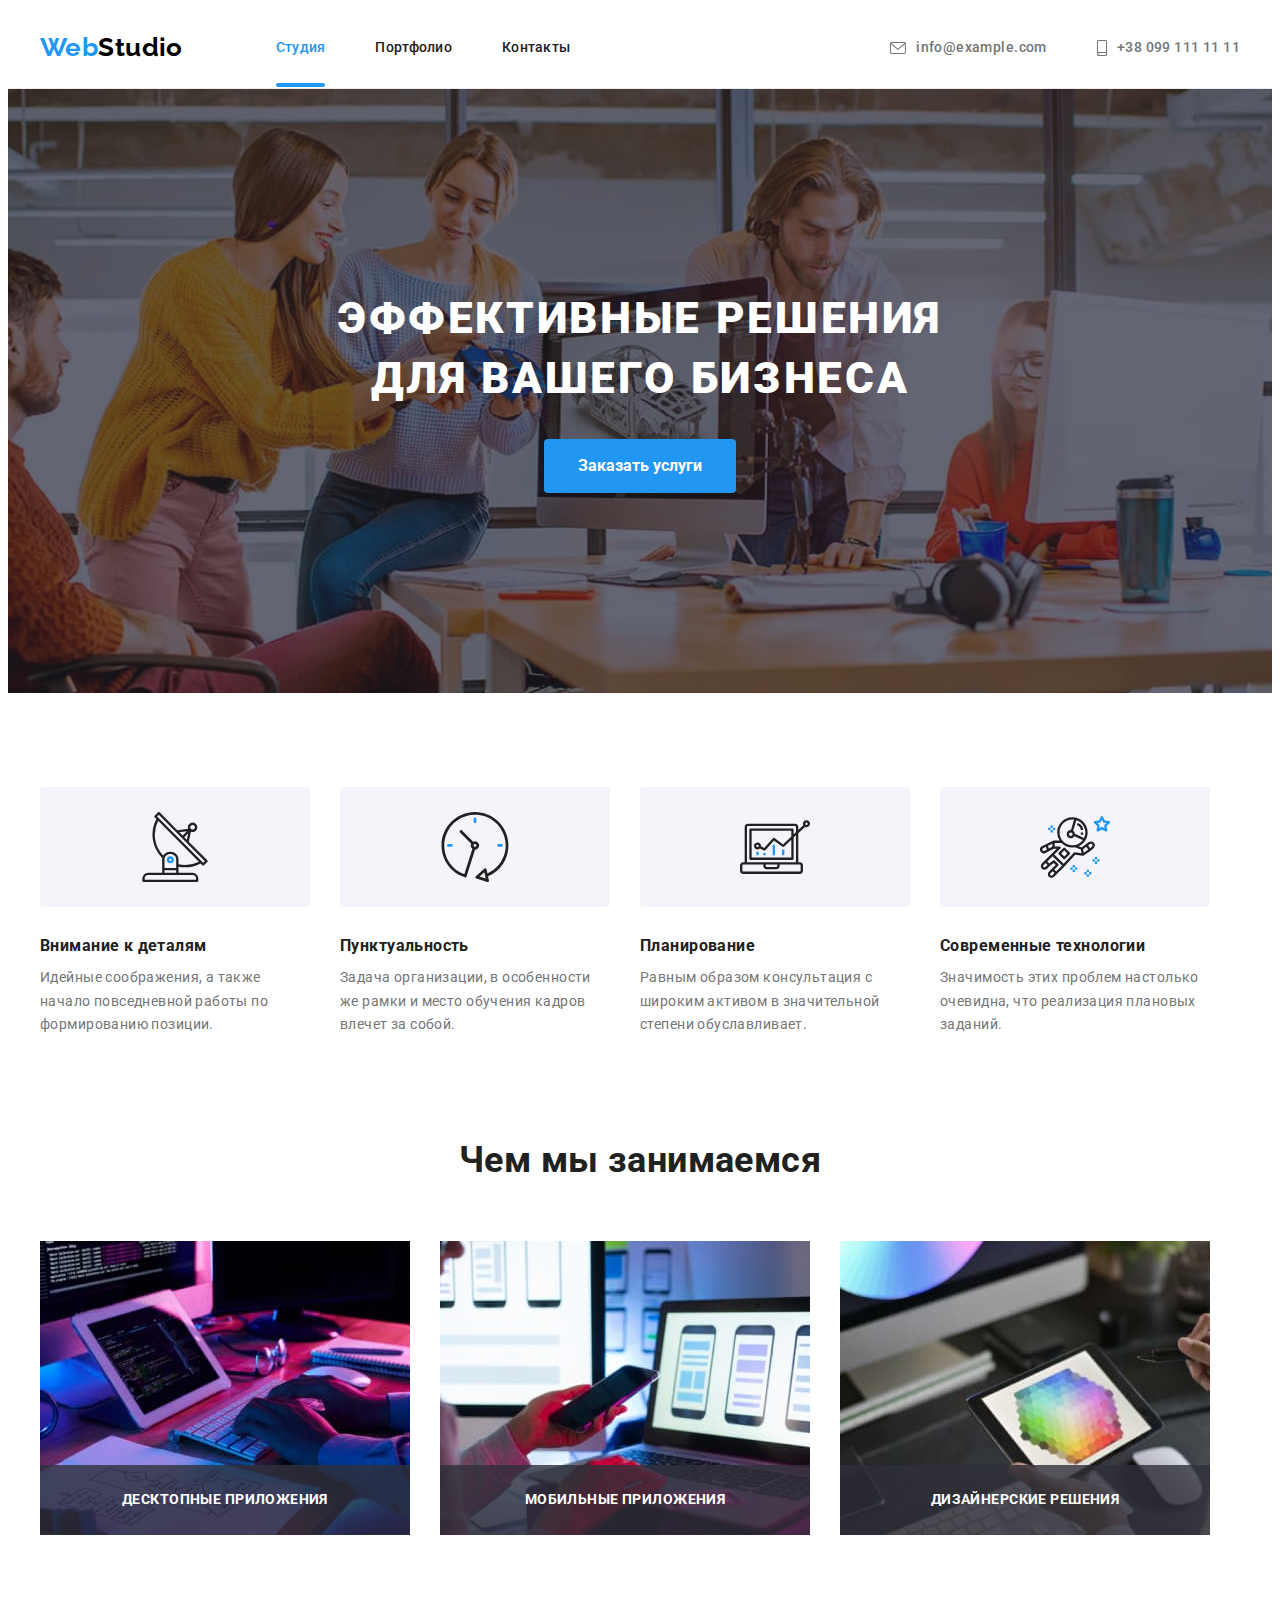
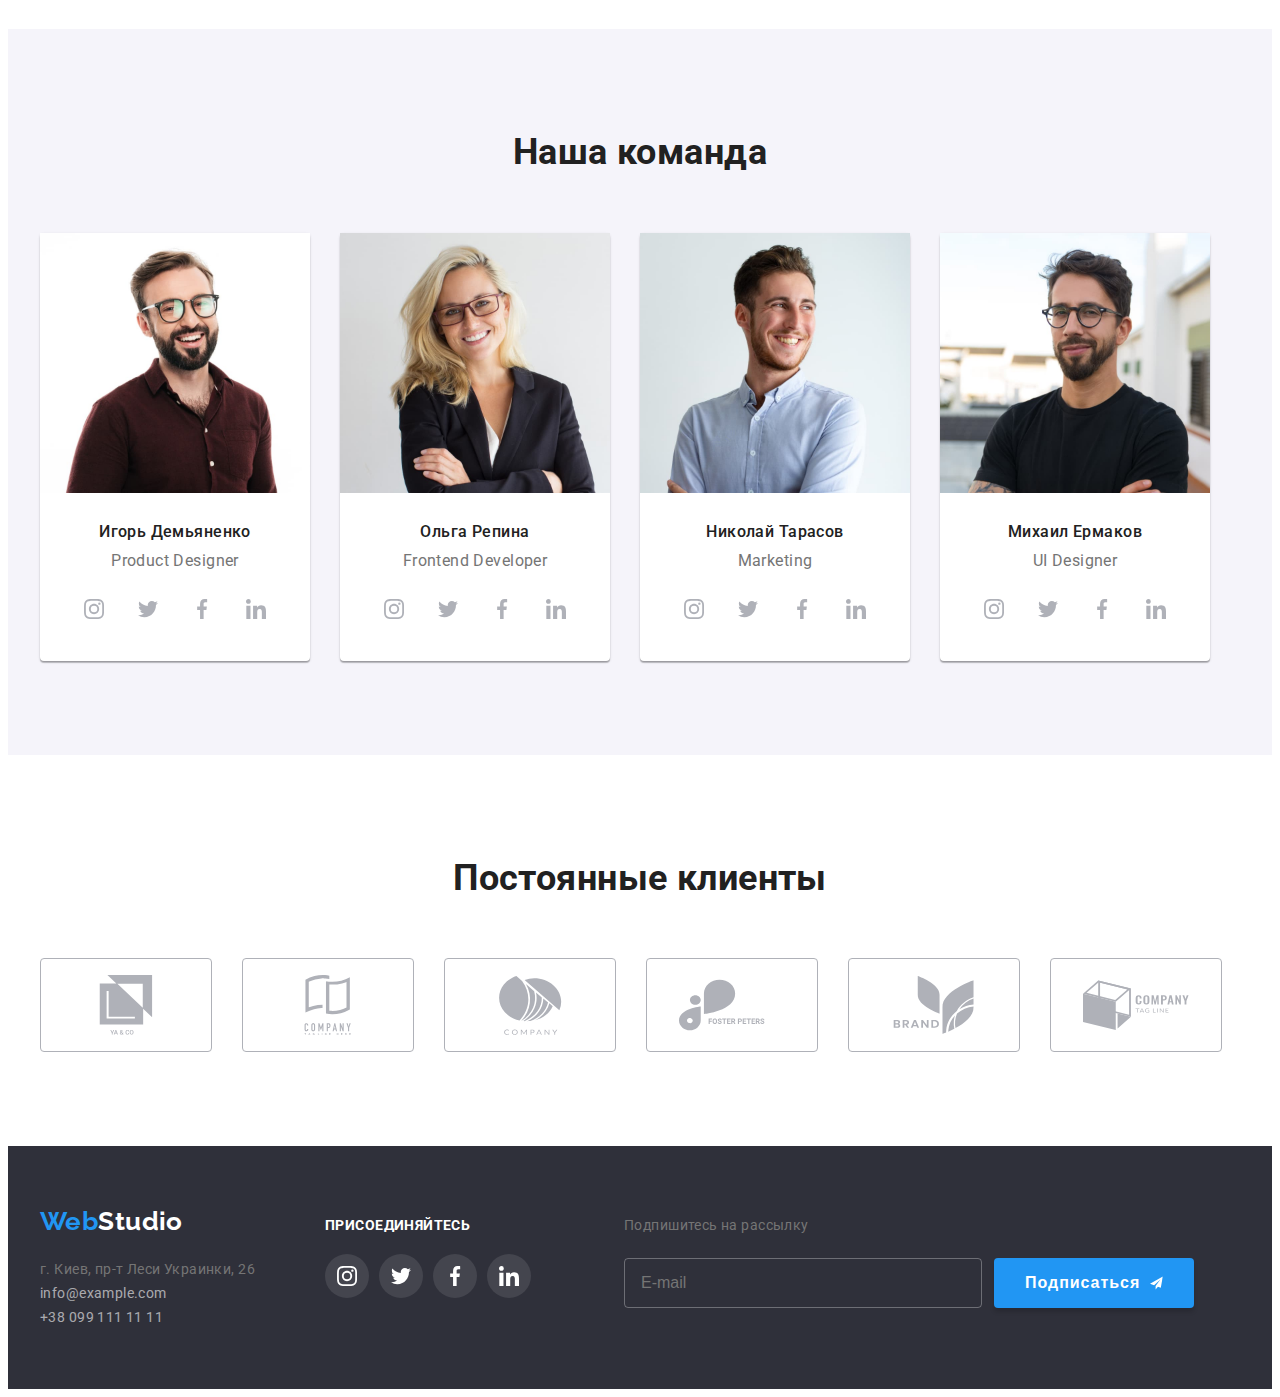
<file: index.html>
<!DOCTYPE html>
<html lang="en">

<head>
    <meta charset="UTF-8">
    <meta http-equiv="X-UA-Compatible" content="IE=edge">
    <meta name="viewport" content="width=device-width, initial-scale=1.0">
    <title>Главная</title>
    <link rel="stylesheet" href="https://cdnjs.cloudflare.com/ajax/libs/modern-normalize/1.1.0/modern-normalize.min.css"
        integrity="sha512-wpPYUAdjBVSE4KJnH1VR1HeZfpl1ub8YT/NKx4PuQ5NmX2tKuGu6U/JRp5y+Y8XG2tV+wKQpNHVUX03MfMFn9Q=="
        crossorigin="anonymous" referrerpolicy="no-referrer" />
    <link rel="preconnect" href="https://fonts.gstatic.com">
    <link
        href="https://fonts.googleapis.com/css2?family=Raleway:wght@700&family=Roboto:wght@400;500;700;900&display=swap"
        rel="stylesheet">
    <link rel="stylesheet" href="./css/main.min.css">
</head>

<body>
    <!-- Header -->
    <header class="page-header">
        <div class="page-header__container container">
            <a href="./index.html" class="logo"><span class="logo--accent-color">Web</span>Studio</a>
            <nav>
                <ul class="site-nav list">
                    <li class="site-nav__item"><a href="./index.html" class="site-nav__link link site-nav__link--curent">Студия</a></li>
                    <li class="site-nav__item"><a href="./portfolio.html" class="site-nav__link link">Портфолио</a></li>
                    <li class="site-nav__item"><a href="" class="site-nav__link link">Контакты</a></li>
                </ul>
            </nav>
            <ul class="contacts list">
                <li class="contacts__item">
                    <a href="mailto:info@devstudio.com" class="contacts__link link">
                        <svg class="contacts__icon" width="16" height="12">
                            <use href="./images/icons.svg#icon-envelope"></use>
                        </svg>
                        info@example.com</a>
                </li>
                <li class="contacts__item">
                    <a href="tel:+380961111111" class="contacts__link link">
                        <svg class="contacts__icon" width="10" height="16">
                            <use href="./images/icons.svg#icon-smartphone"></use>
                        </svg>
                        +38 099 111 11 11</a>
                </li>
            </ul>
        </div>
    </header>
    <!-- Main Section -->
    <main>
        <!-- Hero -->
        <section class="hero">
            <h1 class="hero__title">Эффективные решения для вашего бизнеса</h1>
            <button data-modal-open type="button" class="button">Заказать услуги</button>
        </section>
        <!-- Features -->
        <section class="feuteres">
            <div class="container">
                <h2 class="visually-hidden">Преймущества компании</h2>
                <ul class="list feuteres__list">
                    <li class="feuteres__item">
                        <div class="feuteres__image-thumb">
                            <svg class="feuteres__image" width="70" height="70">
                                <use href="./images/icons.svg#icon-antenna"></use>
                            </svg>
                        </div>
                        <h3 class="feuteres__title"> Внимание к деталям</h3>
                        <p class="feuteres__text">Идейные соображения, а также начало повседневной работы по формированию
                            позиции.</p>
                    </li>
                    <li class="feuteres__item">
                        <div class="feuteres__image-thumb">
                            <svg class="feuteres__image" width="70" height="70">
                                <use href="./images/icons.svg#icon-clock"></use>
                            </svg>
                        </div>
                        <h3 class="feuteres__title">Пунктуальность</h3>
                        <p class="feuteres__text">Задача организации, в особенности же рамки и место обучения кадров
                            влечет за собой.</p>
                    </li>
                    <li class="feuteres__item">
                        <div class="feuteres__image-thumb">
                            <svg class="feuteres__image" width="70" height="70">
                                <use href="./images/icons.svg#icon-diagram"></use>
                            </svg>
                        </div>
                        <h3 class="feuteres__title">Планирование</h3>
                        <p class="feuteres__text">Равным образом консультация с широким активом в значительной степени
                            обуславливает.</p>
                    </li>
                    <li class="feuteres__item">
                        <div class="feuteres__image-thumb">
                            <svg class="feuteres__image" width="70" height="70">
                                <use href="./images/icons.svg#icon-astronaut"></use>
                            </svg>
                        </div>
                        <h3 class="feuteres__title ">Современные технологии</h3>
                        <p class="feuteres__text">Значимость этих проблем настолько очевидна, что реализация плановых
                            заданий.</p>
                    </li>
                </ul>
            </div>
        </section>
        <!-- What are we doing -->
        <section class="works">
            <div class="container">
                <h2 class="works__title">Чем мы занимаемся</h2>
                <ul class="list works__list">
                    <li class="works__item"><img class="photo" src="./images/box1.jpg" width="370"
                            alt="Набор кода на клавиатуре">
                        <div class="works__overlay">
                            <p class="works__text">Десктопные приложения</p>
                        </div>
                    </li>
                    <li class="works__item"><img class="photo" src="./images/box2.jpg" width="370"
                            alt="Смартфон в руке, на фоне ноутбука, с открытым сайтом смартфонов">
                        <div class="works__overlay">
                            <p class="works__text">Мобильные приложения</p>
                        </div>
                    </li>
                    <li class="works__item"><img class="photo" src="./images/box3.jpg" width="370"
                            alt="Дизайнер с палитрой цветов">
                        <div class="works__overlay">
                            <p class="works__text">Дизайнерские решения</p>
                        </div>
                    </li>
                </ul>
            </div>
        </section>
        <!-- Team -->
        <section class="team">
            <div class="container">
                <h2 class="team__title">Наша команда</h2>
                <ul class="list worker-list">
                    <li class="worker-list__item">
                        <img class="photo" src="./images/igor.jpg" width="270"
                            alt="Парень с бородой, в очках и бордовой рубашке">
                        <div class="worker-list__info">
                            <h3 class="worker-list__name">Игорь Демьяненко</h3>
                            <p class="worker-list__profecion">Product Designer</p>
                            <ul class="social-list list">
                                <li class="social-list__thumb">
                                    <a class="social-list__link" href="">
                                        <svg class="social-list__icon" width="20" height="20">
                                            <use href="./images/icons.svg#icon-instagram"></use>
                                        </svg></a>
                                </li>
                                <li class="social-list__thumb">
                                    <a class="social-list__link" href="">
                                        <svg class="social-list__icon" width="20" height="20">
                                            <use href="./images/icons.svg#icon-twitter"></use>
                                        </svg></a>
                                </li>
                                <li class="social-list__thumb">
                                    <a class="social-list__link" href="">
                                        <svg class="social-list__icon" width="20" height="20">
                                            <use href="./images/icons.svg#icon-facebook"></use>
                                        </svg></a>
                                </li>
                                <li class="social-list__thumb">
                                    <a class="social-list__link" href="">
                                        <svg class="social-list__icon" width="20" height="20">
                                            <use href="./images/icons.svg#icon-linkedin"></use>
                                        </svg></a>
                                </li>
                            </ul>
                        </div>
                    </li>
                    <li class="worker-list__item">
                        <img class="photo" src="./images/olga.jpg" width="270"
                            alt="Девушка, блондинка, в черном пиджаке">
                        <div class="worker-list__info">
                            <h3 class="worker-list__name">Ольга Репина</h3>
                            <p class="worker-list__profecion">Frontend Developer</p>
                            <ul class="social-list list">
                                <li class="social-list__thumb">
                                    <a class="social-list__link" href="">
                                        <svg class="social-list__icon" width="20" height="20">
                                            <use href="./images/icons.svg#icon-instagram"></use>
                                        </svg></a>
                                </li>
                                <li class="social-list__thumb">
                                    <a class="social-list__link" href="">
                                        <svg class="social-list__icon" width="20" height="20">
                                            <use href="./images/icons.svg#icon-twitter"></use>
                                        </svg></a>
                                </li>
                                <li class="social-list__thumb">
                                    <a class="social-list__link" href="">
                                        <svg class="social-list__icon" width="20" height="20">
                                            <use href="./images/icons.svg#icon-facebook"></use>
                                        </svg></a>
                                </li>
                                <li class="social-list__thumb">
                                    <a class="social-list__link" href="">
                                        <svg class="social-list__icon" width="20" height="20">
                                            <use href="./images/icons.svg#icon-linkedin"></use>
                                        </svg></a>
                                </li>
                            </ul>
                        </div>
                    </li>
                    <li class="worker-list__item">
                        <img class="photo" src="./images/nik.jpg" width="270" alt="Парень с щетиной, в рубашке">
                        <div class="worker-list__info">
                            <h3 class="worker-list__name">Николай Тарасов</h3>
                            <p class="worker-list__profecion">Marketing</p>
                            <ul class="social-list list">
                                <li class="social-list__thumb">
                                    <a class="social-list__link" href="">
                                        <svg class="social-list__icon" width="20" height="20">
                                            <use href="./images/icons.svg#icon-instagram"></use>
                                        </svg></a>
                                </li>
                                <li class="social-list__thumb">
                                    <a class="social-list__link" href="">
                                        <svg class="social-list__icon" width="20" height="20">
                                            <use href="./images/icons.svg#icon-twitter"></use>
                                        </svg></a>
                                </li>
                                <li class="social-list__thumb">
                                    <a class="social-list__link" href="">
                                        <svg class="social-list__icon" width="20" height="20">
                                            <use href="./images/icons.svg#icon-facebook"></use>
                                        </svg></a>
                                </li>
                                <li class="social-list__thumb">
                                    <a class="social-list__link" href="">
                                        <svg class="social-list__icon" width="20" height="20">
                                            <use href="./images/icons.svg#icon-linkedin"></use>
                                        </svg></a>
                                </li>
                            </ul>
                        </div>
                    </li>
                    <li class="worker-list__item">
                        <img class="photo" src="./images/max.jpg" width="270" alt="Парень с бородой в черной футболке">
                        <div class="worker-list__info">
                            <h3 class="worker-list__name">Михаил Ермаков</h3>
                            <p class="worker-list__profecion">UI Designer</p>
                            <ul class="social-list list">
                                <li class="social-list__thumb">
                                    <a class="social-list__link" href="">
                                        <svg class="social-list__icon" width="20" height="20">
                                            <use href="./images/icons.svg#icon-instagram"></use>
                                        </svg></a>
                                </li>
                                <li class="social-list__thumb">
                                    <a class="social-list__link" href="">
                                        <svg class="social-list__icon" width="20" height="20">
                                            <use href="./images/icons.svg#icon-twitter"></use>
                                        </svg></a>
                                </li>
                                <li class="social-list__thumb">
                                    <a class="social-list__link" href="">
                                        <svg class="social-list__icon" width="20" height="20">
                                            <use href="./images/icons.svg#icon-facebook"></use>
                                        </svg></a>
                                </li>
                                <li class="social-list__thumb">
                                    <a class="social-list__link" href="">
                                        <svg class="social-list__icon" width="20" height="20">
                                            <use href="./images/icons.svg#icon-linkedin"></use>
                                        </svg></a>
                                </li>
                            </ul>
                        </div>
                    </li>
                </ul>
            </div>
        </section>
        <!-- Clients -->
        <section class="section clients">
            <div class="container">
                <h2 class="clients__title">Постоянные клиенты</h2>
                <ul class="clients__list list">
                    <li class="clients__item">
                        <a href="" class="clients__icon">
                            <svg width="106" height="60">
                                <use href="./images/icons.svg#icon-group-1"></use>
                            </svg>
                        </a>
                    </li>
                    <li class="clients__item">
                        <a href="" class="clients__icon">
                            <svg width="106" height="60">
                                <use href="./images/icons.svg#icon-group-2"></use>
                            </svg>
                        </a>
                    </li>
                    <li class="clients__item">
                        <a href="" class="clients__icon">
                            <svg width="106" height="60">
                                <use href="./images/icons.svg#icon-group-3"></use>
                            </svg>
                        </a>
                    </li>
                    <li class="clients__item">
                        <a href="" class="clients__icon">
                            <svg width="106" height="60">
                                <use href="./images/icons.svg#icon-group-4"></use>
                            </svg>
                        </a>
                    </li>
                    <li class="clients__item">
                        <a href="" class="clients__icon">
                            <svg width="106" height="60">
                                <use href="./images/icons.svg#icon-group-5"></use>
                            </svg>
                        </a>
                    </li>
                    <li class="clients__item">
                        <a href="" class="clients__icon">
                            <svg width="106" height="60">
                                <use href="./images/icons.svg#icon-group-6"></use>
                            </svg>
                        </a>
                    </li>
                </ul>
            </div>
        </section>
        <div data-modal class="backdrop is-hidden">
            <div class="modal">
                <button class="modal__close" data-modal-close>
                    <svg width="11" height="11">
                        <use href="./images/icons.svg#icon-exit"></use>
                    </svg>
                </button>
                <div class="modal__container">
                    <h2 class="modal__title">Оставьте свои данные, мы вам перезвоним</h2>
                    <form>
                        <div class="form-thumb">
                            <label class="form-thumb__label" for="username">Имя</label>
                            <input class="form-thumb__input" type="text" name="username" id="username">
                            <svg class="form-thumb__icon" width="12" height="12">
                                <use href="./images/icons.svg#icon-name"></use>
                            </svg>
                        </div>
                        <div class="form-thumb">
                            <label class="form-thumb__label" for="tel">Телефон</label>
                            <input class="form-thumb__input" type="tel" name="tel" id="tel">
                            <svg class="form-thumb__icon" width="13" height="13">
                                <use href="./images/icons.svg#icon-tel"></use>
                            </svg>
                        </div>
                        <div class="form-thumb">
                            <label class="form-thumb__label" for="email">Почта</label>
                            <input class="form-thumb__input" type="email" name="email" id="email">
                            <svg class="form-thumb__icon" width="15" height="12">
                                <use href="./images/icons.svg#icon-mail"></use>
                            </svg>
                        </div>
                        <div class="form-thumb">
                            <label class="form-thumb__label" for="comment">Комментарий</label>
                            <textarea class="form-thumb__textarea" name="comment" id="comment" rows="6" placeholder="Введите текст" ></textarea>
                        </div>
                        <div class="checkbox">
                            <label class="checkbox__label" for="accept"><span class="checkbox__text">Соглашаюсь с рассылкой и принимаю</span><input class="checkbox__accept" type="checkbox" name="accept" id="accept">
                                <span class="checkbox__icon"></span>
                                <a class="checkbox__link" href="">Условия договора</a>
                            </label>
                        </div>
                        <button class="submit-button" type="submit">Отправить</button>
                    </form>
                </div>
            </div>
        </div>
    </main>
    <!-- Footer -->
    <footer class="footer">
        <div class="container footer__container">
            <div class="footer__address">
                <a href="" class="logo footer__logo"><span class="footer__logo--accent-color">Web</span>Studio</a>
                <address class="address">
                    <p>г. Киев, пр-т Леси Украинки, 26</p>
                    <ul class="list">
                        <li><a href="mailto:info@example.com" class="address__contacts link">info@example.com</a></li>
                        <li><a href="tel:+380991111111" class="address__contacts link">+38 099 111 11 11</a></li>
                    </ul>
                </address>
            </div>
            <div class="footer-social">
                <h2 class="footer-social__title">Присоединяйтесь</h2>
                <ul class="footer-social__list list">
                    <li class="footer-social__link">
                        <a class="footer-social__icon" href="">
                            <svg width="20" height="20">
                                <use href="./images/icons.svg#icon-instagram"></use>
                            </svg>
                        </a>
                    </li>
                    <li class="footer-social__link">
                        <a class="footer-social__icon" href="">
                            <svg width="20" height="20">
                                <use href="./images/icons.svg#icon-twitter"></use>
                            </svg>
                        </a>
                    </li>
                    <li class="footer-social__link">
                        <a class="footer-social__icon" href="">
                            <svg width="20" height="20">
                                <use href="./images/icons.svg#icon-facebook"></use>
                            </svg>
                        </a>
                    </li>
                    <li class="footer-social__link">
                        <a class="footer-social__icon" href="">
                            <svg width="20" height="20">
                                <use href="./images/icons.svg#icon-linkedin"></use>
                            </svg>
                        </a>
                    </li>
                </ul>
            </div>
            <div class="footer-email">
                <form>
                    <label class="footer-email__title" for="footer-subscribe">Подпишитесь на рассылку</label>
                    <div class="footer-email__thumb">
                        <input class="footer-email__input" type="email" name="footer-subscribe" id="footer-subscribe" placeholder="E-mail">
                        <button class="footer-email__subscribe-button" type="submit"><span class="footer-email__text">Подписаться</span> <svg class="footer-email__icon-telegram" width="24" height="24">
                            <use href="./images/icons.svg#icon-telegram"></use>
                        </svg></button>
                    </div>
                </form>
            </div>
        </div>
    </footer>
    <script src="./js/modal.js"></script>
</body>

</html>
</file>
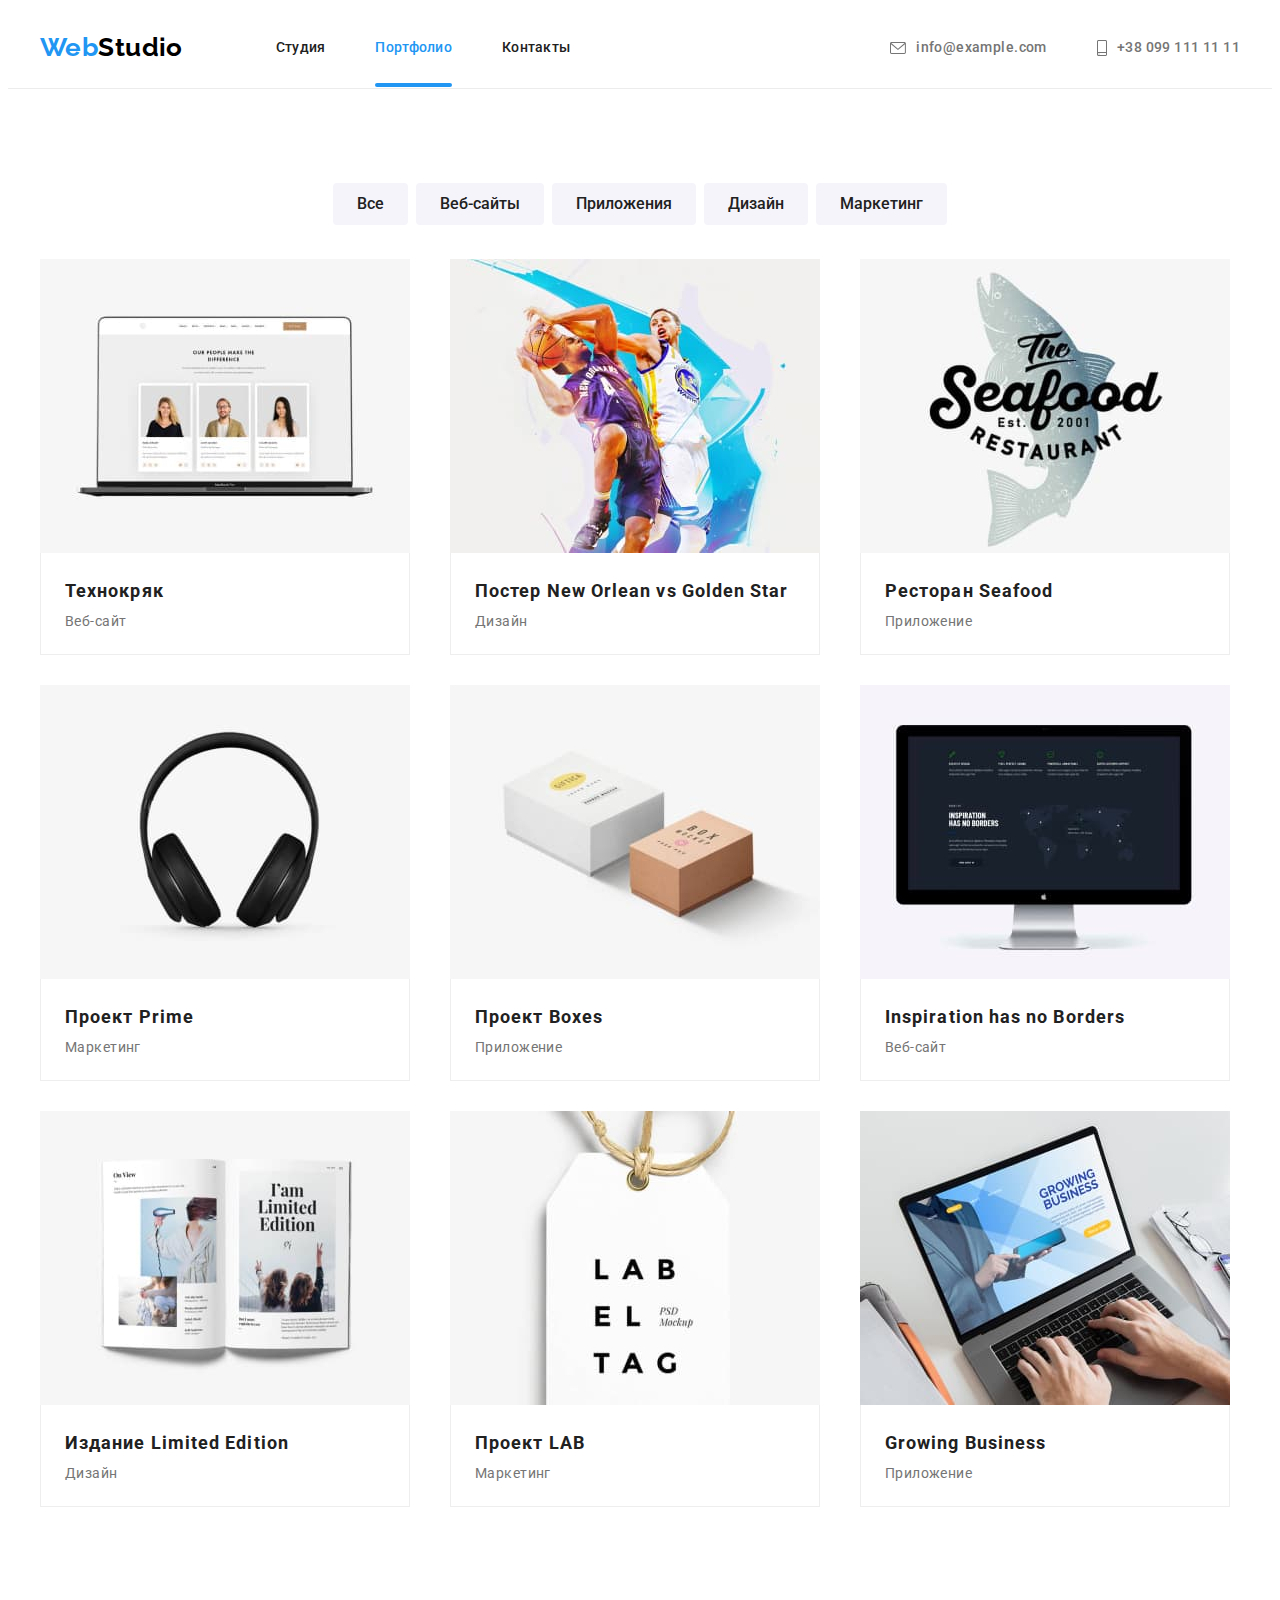
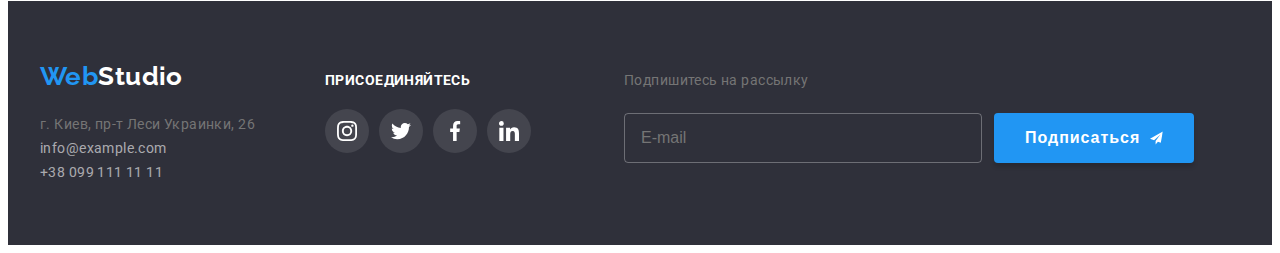
<file: portfolio.html>
<!DOCTYPE html>
<html lang="en">

<head>
    <meta charset="UTF-8">
    <meta http-equiv="X-UA-Compatible" content="IE=edge">
    <meta name="viewport" content="width=device-width, initial-scale=1.0">
    <title>Портфолио</title>
    <link rel="stylesheet" href="https://cdnjs.cloudflare.com/ajax/libs/modern-normalize/1.1.0/modern-normalize.min.css"
        integrity="sha512-wpPYUAdjBVSE4KJnH1VR1HeZfpl1ub8YT/NKx4PuQ5NmX2tKuGu6U/JRp5y+Y8XG2tV+wKQpNHVUX03MfMFn9Q=="
        crossorigin="anonymous" referrerpolicy="no-referrer" />
    <link rel="preconnect" href="https://fonts.gstatic.com">
    <link
        href="https://fonts.googleapis.com/css2?family=Raleway:wght@700&family=Roboto:wght@400;500;700;900&display=swap"
        rel="stylesheet">
    <link rel="stylesheet" href="./css/main.min.css">
</head>

<body>
    <!-- Header -->
    <header class="page-header">
        <div class="page-header__container container">
            <a href="./index.html" class="logo"><span class="logo--accent-color">Web</span>Studio</a>
            <nav>
                <ul class="site-nav list">
                    <li class="site-nav__item"><a href="./index.html"
                            class="site-nav__link link">Студия</a></li>
                    <li class="site-nav__item"><a href="./portfolio.html" class="site-nav__link link site-nav__link--curent">Портфолио</a></li>
                    <li class="site-nav__item"><a href="" class="site-nav__link link">Контакты</a></li>
                </ul>
            </nav>
            <ul class="contacts list">
                <li class="contacts__item">
                    <a href="mailto:info@devstudio.com" class="contacts__link link">
                        <svg class="contacts__icon" width="16" height="12">
                            <use href="./images/icons.svg#icon-envelope"></use>
                        </svg>
                        info@example.com</a>
                </li>
                <li class="contacts__item">
                    <a href="tel:+380961111111" class="contacts__link link">
                        <svg class="contacts__icon" width="10" height="16">
                            <use href="./images/icons.svg#icon-smartphone"></use>
                        </svg>
                        +38 099 111 11 11</a>
                </li>
            </ul>
        </div>
    </header>
    <!-- Main Section -->
    <main>
        <section class="section">
            <h1 class="visually-hidden">Портфолио</h1>
            <div class="container">
                <ul class="list filter">
                    <li class="filter__item"><button type="button" class="filter__button">Все</button></li>
                    <li class="filter__item"><button type="button" class="filter__button">Веб-сайты</button></li>
                    <li class="filter__item"><button type="button" class="filter__button">Приложения</button></li>
                    <li class="filter__item"><button type="button" class="filter__button">Дизайн</button></li>
                    <li class="filter__item"><button type="button" class="filter__button">Маркетинг</button></li>
                </ul>
                <ul class="list projects">
                    <li class="projects__card">
                        <a href="" class="projects__link link">
                            <div class="projects__thumb">
                                <img class="photo" src="./images/portfolio-1.jpg" alt="Ноутбук с открытым веб-сайтом"
                                    width="370">
                                <p class="projects__description">Технокряк это современная площадка распространения
                                    коронавируса. Компании используют
                                    эту платформу для цифрового
                                    шпионажа и атак на защищённые сервера конкурентов.</p>
                            </div>
                            <div class="projects__name-block">
                                <h2 class="projects__title">Технокряк</h2>
                                <p class="projects__variant">Веб-сайт</p>
                            </div>
                        </a>
                    </li>
                    <li class="projects__card">
                        <a href="" class="projects__link link">
                            <div class="projects__thumb">
                                <img class="photo" src="./images/portfolio-2.jpg" alt="Баскетболисты борятся за мяч"
                                    width="370">
                                <p class="projects__description">Технокряк это современная площадка распространения
                                    коронавируса. Компании используют
                                    эту платформу для цифрового
                                    шпионажа и атак на защищённые сервера конкурентов.</p>
                            </div>
                            <div class="projects__name-block">
                                <h2 class="projects__title">Постер New Orlean vs Golden Star</h2>
                                <p class="projects__variant">Дизайн</p>
                            </div>
                        </a>
                    </li>
                    <li class="projects__card">
                        <a href="" class="projects__link link">
                            <div class="projects__thumb">
                                <img class="photo" src="./images/portfolio-3.jpg" alt="Рыба логотип ресторана"
                                    width="370">
                                <p class="projects__description">Технокряк это современная площадка распространения
                                    коронавируса. Компании используют
                                    эту платформу для цифрового
                                    шпионажа и атак на защищённые сервера конкурентов.</p>
                            </div>
                            <div class="projects__name-block">
                                <h2 class="projects__title">Ресторан Seafood</h2>
                                <p class="projects__variant">Приложение</p>
                            </div>
                        </a>
                    </li>
                    <li class="projects__card">
                        <a href="" class="projects__link link">
                            <div class="projects__thumb">
                                <img class="photo" src="./images/portfolio-4.jpg" alt="Наушники" width="370">
                                <p class="projects__description">Технокряк это современная площадка распространения
                                    коронавируса. Компании используют
                                    эту платформу для цифрового
                                    шпионажа и атак на защищённые сервера конкурентов.</p>
                            </div>
                            <div class="projects__name-block">
                                <h2 class="projects__title">Проект Prime</h2>
                                <p class="projects__variant">Маркетинг</p>
                            </div>
                        </a>
                    </li>
                    <li class="projects__card">
                        <a href="" class="projects__link link">
                            <div class="projects__thumb">
                                <img class="photo" src="./images/portfolio-5.jpg" alt="Белая и коричневая коробка"
                                    width="370">
                                <p class="projects__description">Технокряк это современная площадка распространения
                                    коронавируса. Компании используют
                                    эту платформу для цифрового
                                    шпионажа и атак на защищённые сервера конкурентов.</p>
                            </div>
                            <div class="projects__name-block">
                                <h2 class="projects__title">Проект Boxes</h2>
                                <p class="projects__variant">Приложение</p>
                            </div>
                        </a>
                    </li>
                    <li class="projects__card">
                        <a href="" class="projects__link link">
                            <div class="projects__thumb">
                                <img class="photo" src="./images/portfolio-6.jpg" alt="iMac с открытым веб-сайтом"
                                    width="370">
                                <p class="projects__description">Технокряк это современная площадка распространения
                                    коронавируса. Компании используют
                                    эту платформу для цифрового
                                    шпионажа и атак на защищённые сервера конкурентов.</p>
                            </div>
                            <div class="projects__name-block">
                                <h2 class="projects__title">Inspiration has no Borders</h2>
                                <p class="projects__variant">Веб-сайт</p>
                            </div>
                        </a>
                    </li>
                    <li class="projects__card">
                        <a href="" class="projects__link link">
                            <div class="projects__thumb">
                                <img class="photo" src="./images/portfolio-7.jpg" alt="Открытая книга" width="370">
                                <p class="projects__description">Технокряк это современная площадка распространения
                                    коронавируса. Компании используют
                                    эту платформу для цифрового
                                    шпионажа и атак на защищённые сервера конкурентов.</p>
                            </div>
                            <div class="projects__name-block">
                                <h2 class="projects__title">Издание Limited Edition</h2>
                                <p class="projects__variant">Дизайн</p>
                            </div>
                        </a>
                    </li>
                    <li class="projects__card">
                        <a href="" class="projects__link link">
                            <div class="projects__thumb">
                                <img class="photo" src="./images/portfolio-8.jpg" alt="Лейба с надписью Label Tag"
                                    width="370">
                                <p class="projects__description">Технокряк это современная площадка распространения
                                    коронавируса. Компании используют
                                    эту платформу для цифрового
                                    шпионажа и атак на защищённые сервера конкурентов.</p>
                            </div>
                            <div class="projects__name-block">
                                <h2 class="projects__title">Проект LAB</h2>
                                <p class="projects__variant">Маркетинг</p>
                            </div>
                        </a>
                    </li>
                    <li class="projects__card">
                        <a href="" class="projects__link link">
                            <div class="projects__thumb">
                                <img class="photo" src="./images/portfolio-9.jpg"
                                    alt="Ноутбук с открытой страницой Growing Business" width="370">
                                <p class="projects__description">Технокряк это современная площадка распространения
                                    коронавируса. Компании используют
                                    эту платформу для цифрового
                                    шпионажа и атак на защищённые сервера конкурентов.</p>
                            </div>
                            <div class="projects__name-block">
                                <h2 class="projects__title">Growing Business</h2>
                                <p class="projects__variant">Приложение</p>
                            </div>
                        </a>
                    </li>
                </ul>
            </div>
        </section>
    </main>
    <!-- Footer -->
    <footer class="footer">
        <div class="container footer__container">
            <div class="footer__address">
                <a href="" class="logo footer__logo"><span class="footer__logo--accent-color">Web</span>Studio</a>
                <address class="address">
                    <p>г. Киев, пр-т Леси Украинки, 26</p>
                    <ul class="list">
                        <li><a href="mailto:info@example.com" class="address__contacts link">info@example.com</a></li>
                        <li><a href="tel:+380991111111" class="address__contacts link">+38 099 111 11 11</a></li>
                    </ul>
                </address>
            </div>
            <div class="footer-social">
                <h2 class="footer-social__title">Присоединяйтесь</h2>
                <ul class="footer-social__list list">
                    <li class="footer-social__link">
                        <a class="footer-social__icon" href="">
                            <svg width="20" height="20">
                                <use href="./images/icons.svg#icon-instagram"></use>
                            </svg>
                        </a>
                    </li>
                    <li class="footer-social__link">
                        <a class="footer-social__icon" href="">
                            <svg width="20" height="20">
                                <use href="./images/icons.svg#icon-twitter"></use>
                            </svg>
                        </a>
                    </li>
                    <li class="footer-social__link">
                        <a class="footer-social__icon" href="">
                            <svg width="20" height="20">
                                <use href="./images/icons.svg#icon-facebook"></use>
                            </svg>
                        </a>
                    </li>
                    <li class="footer-social__link">
                        <a class="footer-social__icon" href="">
                            <svg width="20" height="20">
                                <use href="./images/icons.svg#icon-linkedin"></use>
                            </svg>
                        </a>
                    </li>
                </ul>
            </div>
            <div class="footer-email">
                <form>
                    <label class="footer-email__title" for="footer-subscribe">Подпишитесь на рассылку</label>
                    <div class="footer-email__thumb">
                        <input class="footer-email__input" type="email" name="footer-subscribe" id="footer-subscribe"
                            placeholder="E-mail">
                        <button class="footer-email__subscribe-button" type="submit"><span
                                class="footer-email__text">Подписаться</span> <svg class="footer-email__icon-telegram"
                                width="24" height="24">
                                <use href="./images/icons.svg#icon-telegram"></use>
                            </svg></button>
                    </div>
                </form>
            </div>
        </div>
    </footer>
</body>

</html>
</file>
<file: css/main.min.css>
body{color:#757575;background-color:#fff;font-family:Roboto, sans-serif;font-size:14px;line-height:1.7;letter-spacing:0.03em}svg{display:block}h1,h2,h3,h4,h5,h6,ul,p,ul{margin-top:0px;margin-bottom:0px}.container{margin:0px auto;width:1200px;padding-right:15px;padding-left:15px}.section{padding-top:94px;padding-bottom:94px}.list{padding:0;margin:0;list-style:none}.link{text-decoration:none}.photo{display:block}.visually-hidden{position:absolute;width:1px;height:1px;margin:-1px;border:0;padding:0;white-space:nowrap;-webkit-clip-path:inset(100%);clip-path:inset(100%);clip:rect(0 0 0 0);overflow:hidden}.button{background-color:#2196f3;color:#fff;font-weight:700;font-size:16px;line-height:1.9;-webkit-box-align:center;-ms-flex-align:center;align-items:center;cursor:pointer;font-family:inherit;margin-top:30px;padding:10px 32px;border-radius:4px;border-color:transparent;-webkit-transition:background-color 250ms cubic-bezier(0.4, 0, 0.2, 1);transition:background-color 250ms cubic-bezier(0.4, 0, 0.2, 1)}.button:hover{background-color:#188ce8}.page-header__container,.contacts__link{display:-webkit-box;display:-ms-flexbox;display:flex;-webkit-box-align:center;-ms-flex-align:center;align-items:center}.logo{margin-right:93px;font-family:Raleway, sans-serif;font-weight:700;font-size:26px;line-height:1.2;text-decoration:none;color:#000000}.logo--accent-color{color:#2196f3}.page-header{padding-top:24px;padding-bottom:25px;border-bottom:1px solid #ececec}.site-nav{display:-webkit-box;display:-ms-flexbox;display:flex;-ms-flex-wrap:wrap;flex-wrap:wrap;-ms-flex-line-pack:center;align-content:center}.site-nav__link{position:relative;padding-bottom:32px;padding-top:32px;color:#212121;font-weight:500;line-height:1.15;letter-spacing:0.02em;-webkit-transition:color 250ms cubic-bezier(0.4, 0, 0.2, 1);transition:color 250ms cubic-bezier(0.4, 0, 0.2, 1)}.site-nav__link:hover,.site-nav__link:focus{color:#2196f3}.site-nav__link--curent{color:#2196f3}.site-nav__link--curent::after{content:"";position:absolute;display:block;width:100%;height:4px;bottom:0;right:0;border-radius:2px;background-color:#2196f3}.site-nav__item:not(:last-child){margin-right:50px}.contacts{display:-webkit-box;display:-ms-flexbox;display:flex;margin-left:auto}.contacts__link{color:#757575;fill:#757575;text-decoration:none;font-weight:500;line-height:1.17;-webkit-transition:color 250ms cubic-bezier(0.4, 0, 0.2, 1),fill 250ms cubic-bezier(0.4, 0, 0.2, 1);transition:color 250ms cubic-bezier(0.4, 0, 0.2, 1),fill 250ms cubic-bezier(0.4, 0, 0.2, 1)}.contacts__link:hover,.contacts__link:focus{color:#2196f3;fill:#2196f3}.contacts__item:not(:last-child){margin-right:50px}.contacts__icon{margin-right:10px}.hero{background-image:-webkit-gradient(linear, left top, right top, from(rgba(47,48,58,0.4)), to(rgba(47,48,58,0.4))),url(../images/background.jpg);background-image:linear-gradient(to right, rgba(47,48,58,0.4), rgba(47,48,58,0.4)),url(../images/background.jpg);background-repeat:no-repeat;background-position:center;background-size:cover;background-color:#c4c4c4;text-align:center;padding-top:200px;padding-bottom:200px;margin:0 auto;max-width:1600px}.hero__title{color:#fff;font-weight:900;font-size:44px;line-height:1.36;text-align:center;letter-spacing:0.06em;text-transform:uppercase;width:696px;margin:auto}.feuteres{padding-top:94px}.feuteres__list{display:-webkit-box;display:-ms-flexbox;display:flex}.feuteres__title{color:#212121;font-weight:700;line-height:1.14}.feuteres__image-thumb{margin-bottom:30px;display:-webkit-box;display:-ms-flexbox;display:flex;-webkit-box-pack:center;-ms-flex-pack:center;justify-content:center;-webkit-box-align:center;-ms-flex-align:center;align-items:center;height:120px;background-color:#f5f4fa;border-radius:4px}.feuteres__item:not(:last-child){margin-right:30px}.feuteres__text{margin-top:10px;max-width:270px}.works{padding-top:94px;padding-bottom:94px}.works__title{color:#212121;font-weight:700;font-size:36px;line-height:1.66;text-align:center;margin-bottom:50px}.works__list{display:-webkit-box;display:-ms-flexbox;display:flex}.works__item{position:relative}.works__item:not(:last-child){margin-right:30px}.works__overlay{position:absolute;bottom:0;left:0;background:rgba(47,48,58,0.8);text-align:center;width:100%;padding-top:27px;padding-bottom:27px}.works__text{font-family:Roboto;font-weight:700;font-size:14px;line-height:1.14;letter-spacing:0.03em;text-transform:uppercase;color:#fff}.team{padding-top:94px;padding-bottom:94px;background-color:#f5f4fa}.team__title{color:#212121;font-weight:700;font-size:36px;line-height:1.66;text-align:center;margin-bottom:50px}.worker-list{display:-webkit-box;display:-ms-flexbox;display:flex}.worker-list__item{margin-right:30px;border-radius:4px;background-color:#fff;-webkit-box-shadow:0px 1px 3px rgba(0,0,0,0.12),0px 1px 1px rgba(0,0,0,0.14),0px 2px 1px rgba(0,0,0,0.2);box-shadow:0px 1px 3px rgba(0,0,0,0.12),0px 1px 1px rgba(0,0,0,0.14),0px 2px 1px rgba(0,0,0,0.2)}.worker-list__item:last-child{margin-right:0px}.worker-list__info{padding-top:30px;padding-bottom:30px}.worker-list__name{font-weight:500;font-size:16px;line-height:1.18;text-align:center;color:#212121;margin-bottom:10px}.worker-list__profecion{font-size:16px;line-height:1.18;text-align:center;margin-bottom:16px}.social-list{display:-webkit-box;display:-ms-flexbox;display:flex;-webkit-box-pack:center;-ms-flex-pack:center;justify-content:center}.social-list__thumb:not(:last-child){margin-right:10px}.social-list__link{display:block;background-color:#fff;padding:12px;border-radius:50%;fill:#afb1b8;-webkit-transition:fill 250ms cubic-bezier(0.4, 0, 0.2, 1),background-color 250ms cubic-bezier(0.4, 0, 0.2, 1);transition:fill 250ms cubic-bezier(0.4, 0, 0.2, 1),background-color 250ms cubic-bezier(0.4, 0, 0.2, 1)}.social-list__link:hover,.social-list__link:focus{background-color:#2196f3;fill:#fff;cursor:pointer}.clients__title{color:#212121;font-weight:700;font-size:36px;line-height:1.66;text-align:center;margin-bottom:50px}.clients__list{display:-webkit-box;display:-ms-flexbox;display:flex}.clients__item{padding:0}.clients__item:not(:last-child){margin-right:30px}.clients__icon{display:block;padding:16px 32px;fill:#afb1b8;border:1px solid #afb1b8;border-radius:4px;-webkit-transition:fill 250ms cubic-bezier(0.4, 0, 0.2, 1),border 250ms cubic-bezier(0.4, 0, 0.2, 1);transition:fill 250ms cubic-bezier(0.4, 0, 0.2, 1),border 250ms cubic-bezier(0.4, 0, 0.2, 1)}.clients__icon:focus,.clients__icon:hover{fill:#2196f3;border:1px solid #2196f3;cursor:pointer}.backdrop{position:fixed;top:0;left:0;width:100%;height:100%;background:rgba(0,0,0,0.2);opacity:1;-webkit-transition:opacity 250ms cubic-bezier(0.4, 0, 0.2, 1),visibility 250ms cubic-bezier(0.4, 0, 0.2, 1);transition:opacity 250ms cubic-bezier(0.4, 0, 0.2, 1),visibility 250ms cubic-bezier(0.4, 0, 0.2, 1)}.is-hidden{opacity:0;pointer-events:none;visibility:hidden}.modal{display:-webkit-box;display:-ms-flexbox;display:flex;-webkit-box-pack:center;-ms-flex-pack:center;justify-content:center;position:absolute;top:50%;left:50%;min-width:521px;height:581px;background-color:#fff;-webkit-transform:translate(-50%, -50%) scale(1);transform:translate(-50%, -50%) scale(1);-webkit-transition:-webkit-transform 250ms cubic-bezier(0.4, 0, 0.2, 1);transition:-webkit-transform 250ms cubic-bezier(0.4, 0, 0.2, 1);transition:transform 250ms cubic-bezier(0.4, 0, 0.2, 1);transition:transform 250ms cubic-bezier(0.4, 0, 0.2, 1), -webkit-transform 250ms cubic-bezier(0.4, 0, 0.2, 1)}.is-hidden .modal{-webkit-transform:translate(-50%, -50%) scale(0.8);transform:translate(-50%, -50%) scale(0.8)}.modal__close{position:absolute;right:8px;top:8px;display:-webkit-box;display:-ms-flexbox;display:flex;-webkit-box-pack:center;-ms-flex-pack:center;justify-content:center;-webkit-box-align:center;-ms-flex-align:center;align-items:center;fill:#000000;border:1px solid rgba(0,0,0,0.1);border-radius:50%;background-color:#fff;width:30px;height:30px;cursor:pointer;-webkit-transition:fill 250ms cubic-bezier(0.4, 0, 0.2, 1);transition:fill 250ms cubic-bezier(0.4, 0, 0.2, 1)}.modal__close:focus,.modal__close:hover{fill:#2196f3}.modal__container{padding:40px}.modal__title{font-weight:700;font-size:20px;line-height:1, 15;text-align:center;color:#212121;margin-bottom:12px}.form-thumb{position:relative;display:-webkit-box;display:-ms-flexbox;display:flex;-webkit-box-orient:vertical;-webkit-box-direction:normal;-ms-flex-direction:column;flex-direction:column}.form-thumb+.form-thumb{margin-top:10px}.form-thumb__label{font-size:12px;line-height:1.16;letter-spacing:0.01em;color:#757575;margin-bottom:4px}.form-thumb__input{border:1px solid rgba(33,33,33,0.2);-webkit-box-sizing:border-box;box-sizing:border-box;border-radius:4px;padding-top:12px;padding-bottom:12px;padding-left:42px;cursor:pointer;-webkit-transition:border-color 250ms cubic-bezier(0.4, 0, 0.2, 1);transition:border-color 250ms cubic-bezier(0.4, 0, 0.2, 1)}.form-thumb__icon{position:absolute;left:12px;top:50%;pointer-events:none;-webkit-transition:fill 250ms cubic-bezier(0.4, 0, 0.2, 1);transition:fill 250ms cubic-bezier(0.4, 0, 0.2, 1)}.form-thumb:focus-within .form-thumb__icon{fill:#2196f3}.form-thumb:focus-within .form-thumb__input{border-color:#2196f3;outline:none}.form-thumb__textarea{resize:none;padding:12px 16px;cursor:pointer;height:120px;border-color:rgba(33,33,33,0.2);-webkit-transition:border-color 250ms cubic-bezier(0.4, 0, 0.2, 1);transition:border-color 250ms cubic-bezier(0.4, 0, 0.2, 1)}.form-thumb__textarea:focus{outline:none;border-color:#2196f3}.checkbox{display:-webkit-box;display:-ms-flexbox;display:flex;-webkit-box-orient:horizontal;-webkit-box-direction:reverse;-ms-flex-direction:row-reverse;flex-direction:row-reverse;-webkit-box-pack:center;-ms-flex-pack:center;justify-content:center;-webkit-box-align:center;-ms-flex-align:center;align-items:center;margin-top:20px}.checkbox__label{color:#757575;cursor:pointer;position:relative;padding-left:20px}.checkbox__link{color:#2196f3}.checkbox__accept{cursor:pointer;position:absolute;width:1px;height:1px;margin:-1px;border:0;padding:0;clip:rect(0 0 0 0);overflow:hidden}.checkbox__icon{position:absolute;top:4px;left:0;fill:#fff;border:1px solid #212121;border-radius:2px;width:16px;height:15px;cursor:pointer}.checkbox__accept:checked+.checkbox__icon{background-image:url(../images/check.svg);background-repeat:no-repeat;background-position-x:1px;background-position-y:2px;background-size:cover;background-color:#2196f3;border-color:#2196f3}.checkbox__accept:focus+.checkbox__icon{border-color:#2196f3}.submit-button{display:block;margin-top:30px;margin-left:auto;margin-right:auto;padding:10px 55px;border-color:transparent;background-color:#2196f3;color:#fff;-webkit-box-shadow:0px 4px 4px rgba(0,0,0,0.15);box-shadow:0px 4px 4px rgba(0,0,0,0.15);border-radius:4px;cursor:pointer;-webkit-transition:background-color 250ms cubic-bezier(0.4, 0, 0.2, 1);transition:background-color 250ms cubic-bezier(0.4, 0, 0.2, 1)}.submit-button:hover,.submit-button:focus{background-color:#188ce8;outline:transparent}.footer__container{display:-webkit-box;display:-ms-flexbox;display:flex;-webkit-box-align:baseline;-ms-flex-align:baseline;align-items:baseline}.footer{padding-top:60px;padding-bottom:60px;background-color:#2f303a;font-style:normal}.address{margin-top:20px;color:var(--primary-white-color);font-style:normal}.address__contacts{color:rgba(255,255,255,0.6);-webkit-transition:color 250ms cubic-bezier(0.4, 0, 0.2, 1);transition:color 250ms cubic-bezier(0.4, 0, 0.2, 1)}.address__contacts:hover,.address__contacts:focus{color:#2196f3}.footer__logo{margin-right:0px;color:#fff}.footer__logo--accent-color{color:#2196f3}.footer-social{margin-left:70px}.footer-social__title{font-weight:700;line-height:1.14;text-transform:uppercase;font-size:14px;color:#fff}.footer-social__list{display:-webkit-box;display:-ms-flexbox;display:flex}.footer-social__list{margin-top:20px}.footer-social__link:not(:last-child){margin-right:10px}.footer-social__icon{display:block;padding:12px;fill:#fff;background-color:rgba(255,255,255,0.1);border-radius:50%;-webkit-transition:background-color 250ms cubic-bezier(0.4, 0, 0.2, 1);transition:background-color 250ms cubic-bezier(0.4, 0, 0.2, 1)}.footer-social__icon:hover,.footer-social__icon:focus{background-color:#2196f3;cursor:pointer}.footer-email{margin-left:93px}.footer-email__thumb{display:-webkit-box;display:-ms-flexbox;display:flex;margin-top:20px}.footer-email__input{display:block;padding-left:16px;padding-top:15px;padding-bottom:15px;background-color:transparent;border:1px solid rgba(255,255,255,0.3);-webkit-box-sizing:border-box;box-sizing:border-box;border-radius:4px;width:358px;height:50px;margin-right:12px;color:rgba(255,255,255,0.6);-webkit-transition:border-color 250ms cubic-bezier(0.4, 0, 0.2, 1);transition:border-color 250ms cubic-bezier(0.4, 0, 0.2, 1)}.footer-email__input::-webkit-input-placeholder{font-size:16px;line-height:1.25}.footer-email__input:-ms-input-placeholder{font-size:16px;line-height:1.25}.footer-email__input::-ms-input-placeholder{font-size:16px;line-height:1.25}.footer-email__input::placeholder{font-size:16px;line-height:1.25}.footer-email__input:focus{outline:none;border-color:#2196f3}.footer-email__subscribe-button{padding:10px 29px;display:-webkit-box;display:-ms-flexbox;display:flex;-webkit-box-pack:center;-ms-flex-pack:center;justify-content:center;-webkit-box-align:center;-ms-flex-align:center;align-items:center;background-color:#2196f3;border-radius:4px;width:200px;height:50px;border-color:transparent;-webkit-box-shadow:0px 4px 4px rgba(0,0,0,0.15);box-shadow:0px 4px 4px rgba(0,0,0,0.15);-webkit-transition:background-color 250ms cubic-bezier(0.4, 0, 0.2, 1);transition:background-color 250ms cubic-bezier(0.4, 0, 0.2, 1)}.footer-email__subscribe-button:hover,.footer-email__subscribe-button:focus{background-color:#188ce8;cursor:pointer}.footer-email__text{font-weight:700;font-size:16px;line-height:1.87;letter-spacing:0.06em;color:#fff}.footer-email__icon-telegram{fill:#fff;margin-left:10px}.filter{display:-webkit-box;display:-ms-flexbox;display:flex;margin-bottom:34px;-webkit-box-pack:center;-ms-flex-pack:center;justify-content:center}.filter__item:not(:last-child){margin-right:8px}.filter__button{padding:6px 22px;color:#212121;background-color:#f5f4fa;cursor:pointer;font-family:inherit;font-weight:500;font-size:16px;line-height:1.6;text-align:center;border-radius:4px;border-color:transparent;-webkit-transition:background-color 250ms cubic-bezier(0.4, 0, 0.2, 1),color 250ms cubic-bezier(0.4, 0, 0.2, 1),-webkit-box-shadow 250ms cubic-bezier(0.4, 0, 0.2, 1);transition:background-color 250ms cubic-bezier(0.4, 0, 0.2, 1),color 250ms cubic-bezier(0.4, 0, 0.2, 1),-webkit-box-shadow 250ms cubic-bezier(0.4, 0, 0.2, 1);transition:background-color 250ms cubic-bezier(0.4, 0, 0.2, 1),color 250ms cubic-bezier(0.4, 0, 0.2, 1),box-shadow 250ms cubic-bezier(0.4, 0, 0.2, 1);transition:background-color 250ms cubic-bezier(0.4, 0, 0.2, 1),color 250ms cubic-bezier(0.4, 0, 0.2, 1),box-shadow 250ms cubic-bezier(0.4, 0, 0.2, 1),-webkit-box-shadow 250ms cubic-bezier(0.4, 0, 0.2, 1)}.filter__button:hover,.filter__button:focus{background-color:#2196f3;color:#fff;border-color:transparent;-webkit-box-shadow:0px 4px 4px rgba(0,0,0,0.25);box-shadow:0px 4px 4px rgba(0,0,0,0.25)}.projects{display:-webkit-box;display:-ms-flexbox;display:flex;-ms-flex-wrap:wrap;flex-wrap:wrap;margin-left:calc(-1 * 30px);margin-top:calc(-1 * 30px)}.projects__card{-ms-flex-preferred-size:calc(100% / 3 - 30px);flex-basis:calc(100% / 3 - 30px);margin-left:30px;margin-top:30px}.projects__link{display:block;max-width:370px;max-height:404px;-webkit-transition:-webkit-box-shadow 250ms cubic-bezier(0.4, 0, 0.2, 1);transition:-webkit-box-shadow 250ms cubic-bezier(0.4, 0, 0.2, 1);transition:box-shadow 250ms cubic-bezier(0.4, 0, 0.2, 1);transition:box-shadow 250ms cubic-bezier(0.4, 0, 0.2, 1), -webkit-box-shadow 250ms cubic-bezier(0.4, 0, 0.2, 1)}.projects__link:focus,.projects__link:hover{-webkit-box-shadow:0px 1px 1px rgba(0,0,0,0.12),0px 4px 4px rgba(0,0,0,0.06),1px 4px 6px rgba(0,0,0,0.16);box-shadow:0px 1px 1px rgba(0,0,0,0.12),0px 4px 4px rgba(0,0,0,0.06),1px 4px 6px rgba(0,0,0,0.16)}.projects__name-block{padding:20px 24px 20px 24px;border:1px solid #eeeeee;border-top:none}.projects__title{color:#212121;font-weight:700;font-size:18px;line-height:2;letter-spacing:0.06em}.projects__variant{line-height:1.8;color:#757575}.projects__thumb{position:relative;overflow:hidden}.projects__description{display:block;padding:63px 24px;position:absolute;left:0;bottom:0;width:370px;height:294px;-webkit-transform:translateY(100%);transform:translateY(100%);-webkit-transition:-webkit-transform 250ms cubic-bezier(0.4, 0, 0.2, 1);transition:-webkit-transform 250ms cubic-bezier(0.4, 0, 0.2, 1);transition:transform 250ms cubic-bezier(0.4, 0, 0.2, 1);transition:transform 250ms cubic-bezier(0.4, 0, 0.2, 1), -webkit-transform 250ms cubic-bezier(0.4, 0, 0.2, 1);background-color:#2196f3;color:#fff;font-size:18px;line-height:1.55;letter-spacing:0.03em}.projects__link:hover .projects__description,.projects__link:focus .projects__description{-webkit-transform:translateY(0);transform:translateY(0)}
/*# sourceMappingURL=main.min.css.map */
</file>
